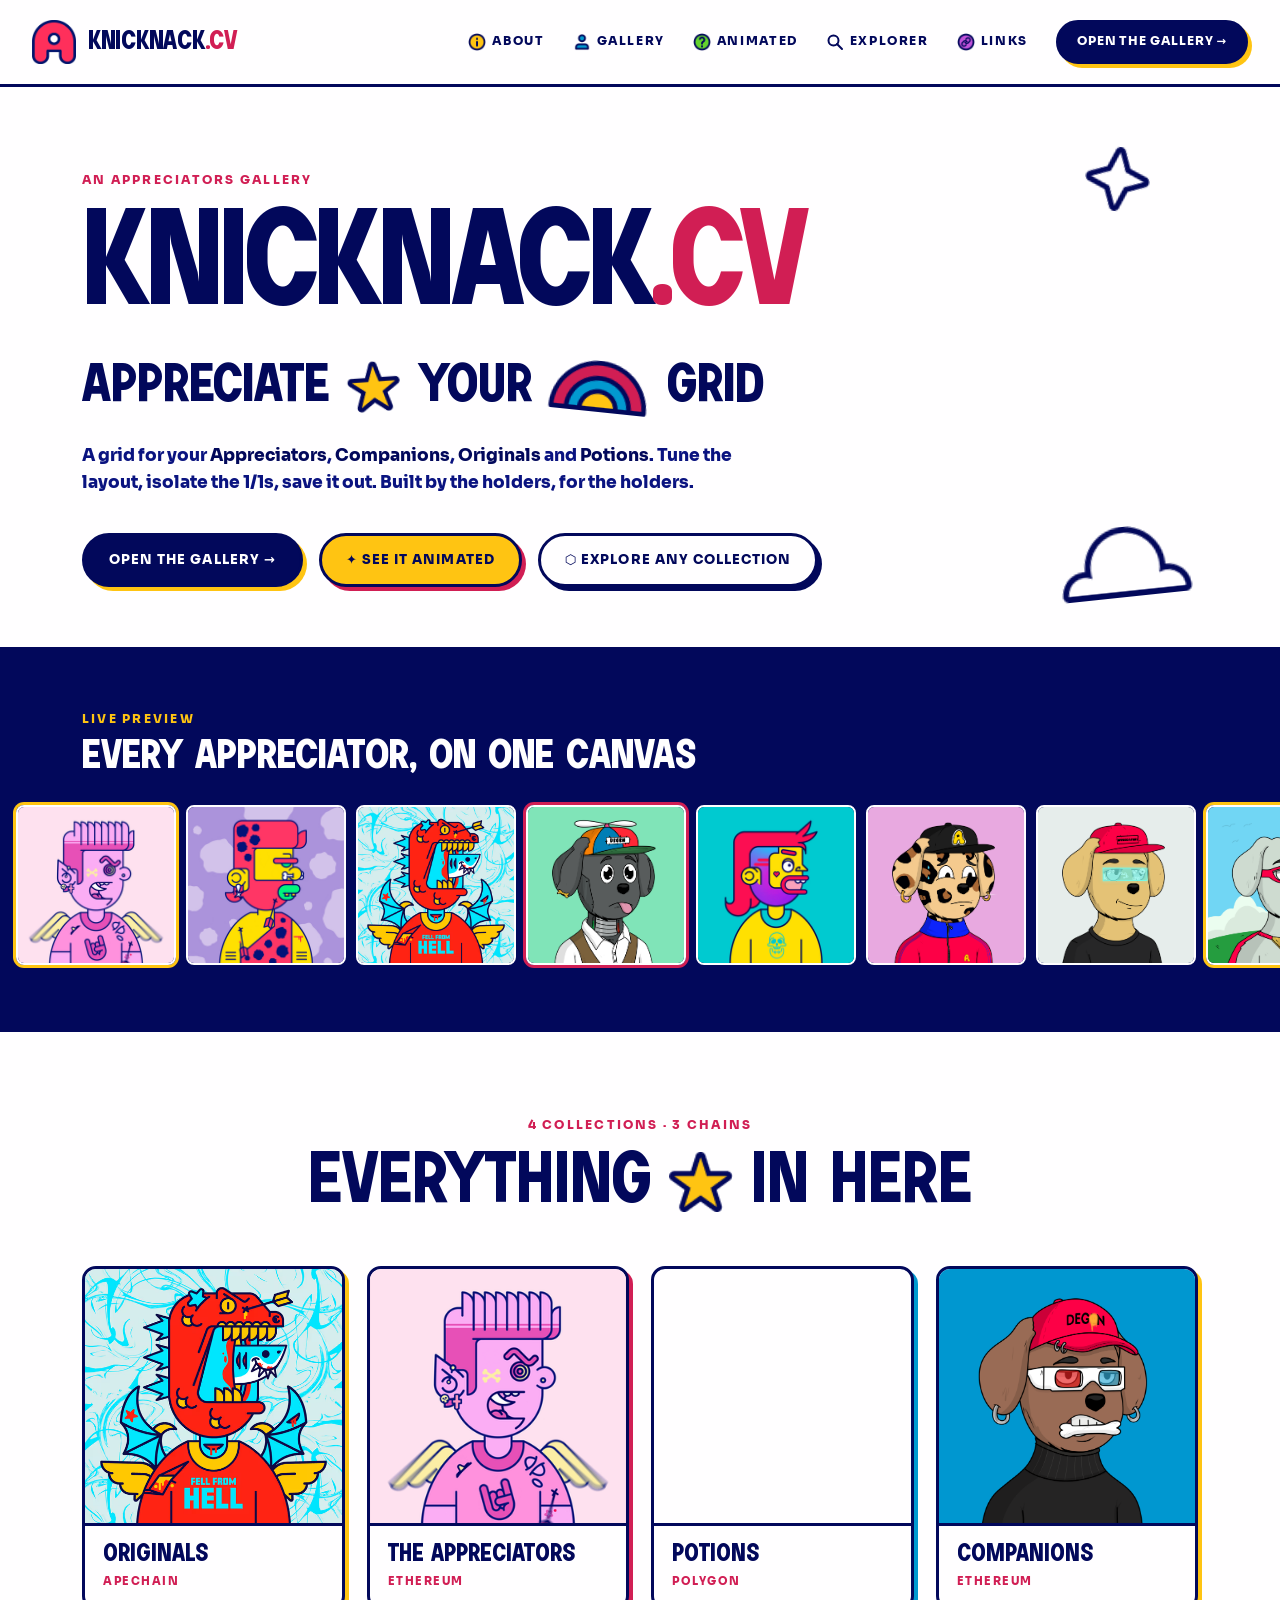
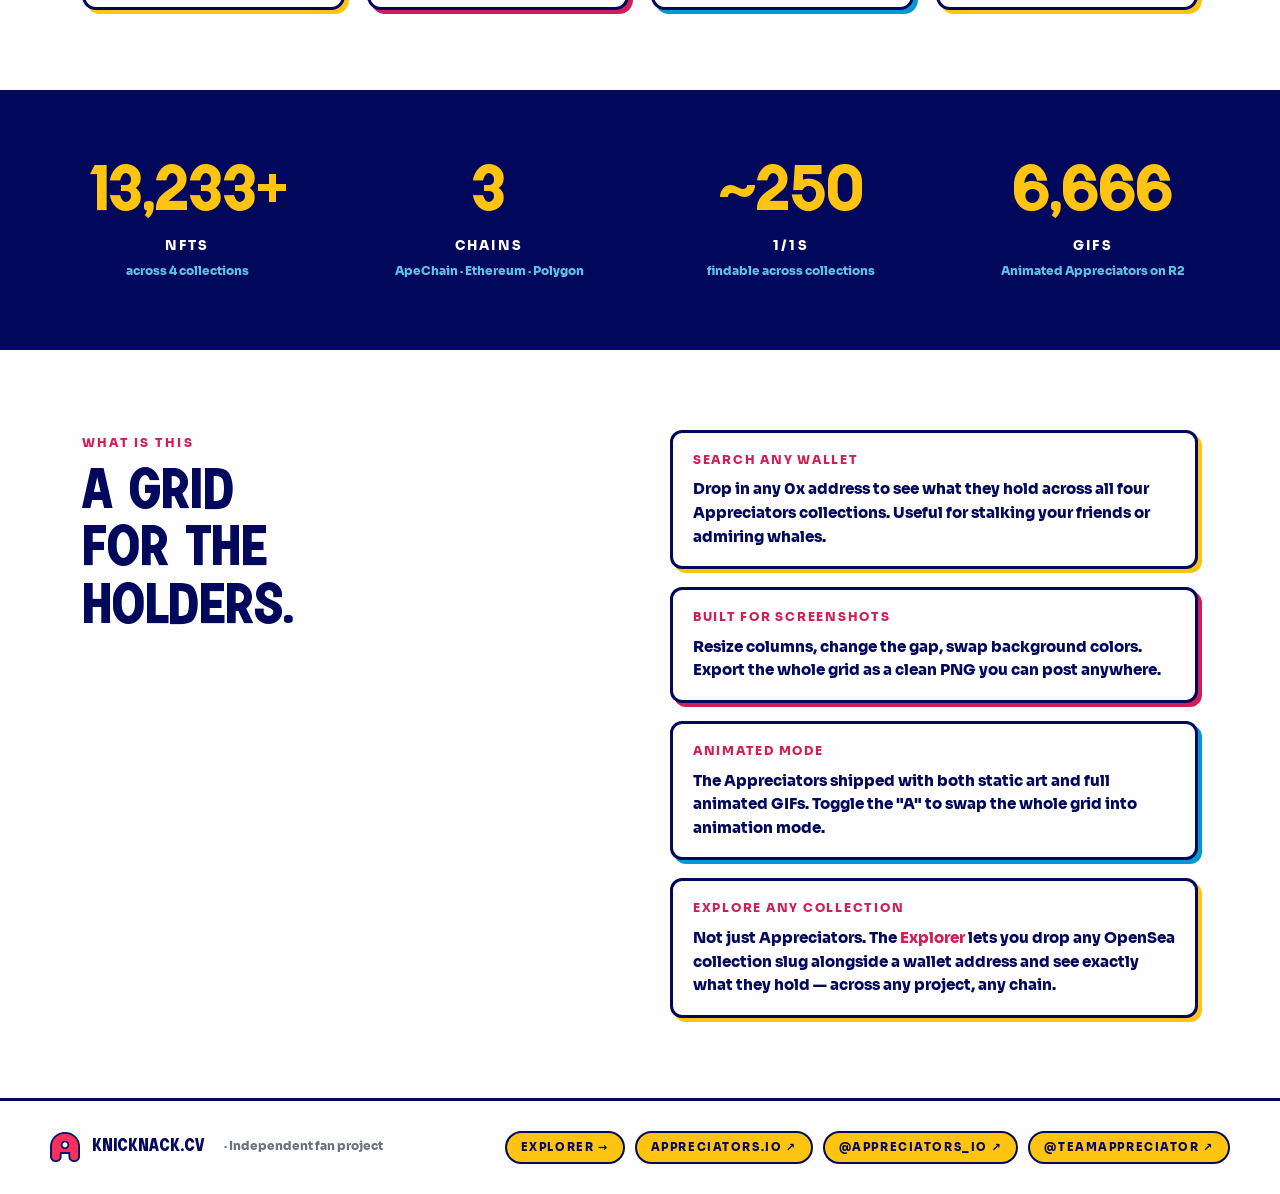
<file: deploy/index.html>
<!DOCTYPE html>
<html lang="en">
<head>
  <meta charset="UTF-8">
  <link rel="icon" type="image/png" href="/assets/a-logo-head.png" />
  <link rel="apple-touch-icon" href="/assets/a-logo-head.png" />
  <meta name="viewport" content="width=device-width, initial-scale=1">
  <title>knicknack.cv — Appreciate Your Grid</title>
  <meta name="description" content="A grid for your Appreciators, Companions, Originals and Potions. Tune the layout, isolate the 1/1s, save it out.">
  <meta property="og:title" content="knicknack.cv — Appreciate Your Grid">
  <meta property="og:description" content="A community gallery for the Appreciators NFT collections, across ApeChain, Ethereum, and Polygon.">

  <link rel="stylesheet" href="colors_and_type.css">

  <style>
    :root {
      --navy:        #02085b;
      --navy-soft:   #0a1380;
      --sky:         #0299d0;
      --sky-soft:    #5fc1e3;
      --yellow:      #ffc412;
      --yellow-soft: #ffe07a;
      --magenta:     #d11e54;
      --magenta-soft:#e36488;
      --green:       #64d32e;
      --cream:       #fffeff;
      --white:       #ffffff;
      --grey-100:    #f3f4f6;
      --grey-200:    #e5e7eb;
      --grey-400:    #9ca3af;
      --grey-600:    #6b7280;

      --sh:     4px 4px 0 0 var(--navy);
      --sh-yel: 4px 4px 0 0 var(--yellow);
      --sh-mag: 4px 4px 0 0 var(--magenta);
      --sh-sky: 4px 4px 0 0 var(--sky);
      --sh-lg:  6px 6px 0 0 var(--navy);
    }

    *, *::before, *::after { box-sizing: border-box; margin: 0; padding: 0; }
    html { scroll-behavior: smooth; }
    body {
      background: var(--cream);
      color: var(--navy);
      font-family: var(--font-body);
      font-weight: 500;
      line-height: 1.5;
      min-height: 100vh;
    }
    img { display: block; max-width: 100%; }

    /* ── Sticker button ─────────────────────────────── */
    .sticker-btn {
      display: inline-flex; align-items: center; gap: 8px;
      padding: 14px 24px;
      border-radius: 999px;
      border: 3px solid var(--navy);
      font-family: var(--font-body);
      font-size: 0.82rem;
      font-weight: 800;
      letter-spacing: 0.08em;
      text-transform: uppercase;
      cursor: pointer;
      text-decoration: none;
      transition: transform 0.12s, box-shadow 0.12s;
      white-space: nowrap;
    }
    .sticker-btn--navy {
      background: var(--navy);
      color: var(--cream);
      box-shadow: var(--sh-yel);
    }
    .sticker-btn--navy:hover {
      transform: translate(-2px, -2px);
      box-shadow: 6px 6px 0 0 var(--yellow);
    }
    .sticker-btn--yellow {
      background: var(--yellow);
      color: var(--navy);
      box-shadow: var(--sh-mag);
    }
    .sticker-btn--yellow:hover {
      transform: translate(-2px, -2px);
      box-shadow: 6px 6px 0 0 var(--magenta);
    }
    .sticker-btn--cream {
      background: var(--cream);
      color: var(--navy);
      box-shadow: var(--sh);
    }
    .sticker-btn--cream:hover {
      transform: translate(-2px, -2px);
      box-shadow: 6px 6px 0 0 var(--navy);
    }

    .eyebrow {
      display: inline-block;
      font-family: var(--font-body);
      font-weight: 800;
      font-size: 0.78rem;
      letter-spacing: 0.18em;
      text-transform: uppercase;
      color: var(--magenta);
    }
    .eyebrow--yellow { color: var(--yellow); }
    .eyebrow--sky    { color: var(--sky); }

    /* ── NAV ────────────────────────────────────────── */
    .nav {
      padding: 20px 32px;
      display: flex; align-items: center; justify-content: space-between;
      border-bottom: 3px solid var(--navy);
      background: var(--cream);
      flex-wrap: wrap;
      gap: 16px;
      position: sticky;
      top: 0;
      z-index: 50;
    }
    .nav-brand { display: flex; align-items: center; gap: 12px; }
    .nav-brand img { width: 44px; height: 44px; }
    .nav-brand .wordmark {
      font-family: var(--font-display);
      font-weight: 700;
      font-size: 1.65rem;
      color: var(--navy);
      letter-spacing: -0.01em;
      line-height: 1;
    }
    .nav-brand .wordmark .accent { color: var(--magenta); }
    .nav-links {
      display: flex; align-items: center; gap: 28px;
      flex-wrap: wrap;
    }
    .nav-link {
      display: inline-flex; align-items: center; gap: 6px;
      color: var(--navy);
      font-family: var(--font-body);
      font-size: 0.72rem;
      font-weight: 800;
      letter-spacing: 0.14em;
      text-transform: uppercase;
      text-decoration: none;
      transition: color 0.12s;
    }
    .nav-link:hover { color: var(--magenta); }
    .nav-link img, .nav-link svg { width: 18px; height: 18px; }

    /* ── Section helper ─────────────────────────────── */
    .section {
      padding: 80px 32px;
      max-width: 1180px;
      margin: 0 auto;
    }

    /* ── HERO ───────────────────────────────────────── */
    .hero { position: relative; padding-bottom: 60px; }
    .sticker-bg {
      position: absolute;
      pointer-events: none;
      z-index: 0;
    }
    .sticker-bg--star {
      top: 60px; right: 80px;
      height: 64px;
      transform: rotate(8deg);
    }
    .sticker-bg--cloud {
      bottom: 50px; right: 40px;
      height: 70px;
      transform: rotate(-6deg);
    }
    .hero-content { position: relative; z-index: 1; }

    .hero h1 {
      font-family: var(--font-display);
      font-weight: 700;
      font-size: clamp(4rem, 13vw, 8.5rem);
      line-height: 0.9;
      letter-spacing: -0.025em;
      color: var(--navy);
      margin-top: 14px;
      max-width: 900px;
    }
    .hero h1 .accent { color: var(--magenta); }

    .hero-tagline {
      margin-top: 32px;
      display: flex; flex-wrap: wrap; align-items: center;
      gap: 0 18px; row-gap: 6px;
      font-family: var(--font-display);
      font-weight: 700;
      font-size: clamp(2rem, 4.5vw, 3.4rem);
      line-height: 1;
      color: var(--navy);
    }
    .hero-tagline img {
      height: clamp(34px, 4vw, 52px);
      width: auto;
      display: inline-block;
    }
    .hero-tagline img.rotated-neg { transform: rotate(-4deg); }
    .hero-tagline img.rotated-pos { transform: rotate(6deg); }

    .hero-lede {
      margin-top: 28px;
      font-family: var(--font-body);
      font-size: 1.08rem;
      max-width: 680px;
      line-height: 1.6;
      font-weight: 500;
      color: var(--navy-soft);
    }
    .hero-lede strong { color: var(--navy); font-weight: 800; }

    .hero-ctas {
      margin-top: 36px;
      display: flex; gap: 16px; flex-wrap: wrap;
    }

    /* ── DARK MARQUEE ───────────────────────────────── */
    .marquee-band {
      background: var(--navy);
      padding: 56px 0 64px;
      position: relative;
      overflow: hidden;
      border-top: 3px solid var(--navy);
      border-bottom: 3px solid var(--navy);
    }
    .marquee-band .heading-row {
      max-width: 1180px;
      margin: 0 auto 28px;
      padding: 0 32px;
    }
    .marquee-band h2 {
      font-family: var(--font-display);
      font-weight: 700;
      font-size: clamp(1.8rem, 3.4vw, 2.6rem);
      line-height: 1;
      color: var(--cream);
      margin-top: 6px;
    }
    .marquee-band h2 em {
      font-style: normal;
      color: var(--yellow);
    }
    .marquee-track {
      display: flex;
      gap: 10px;
      animation: marquee 40s linear infinite;
      width: max-content;
      padding: 0 16px;
    }
    .marquee-track img {
      width: 160px; height: 160px;
      object-fit: cover;
      flex-shrink: 0;
      border-radius: 8px;
      border: 2px solid var(--cream);
    }
    .marquee-track img.highlight {
      box-shadow: 0 0 0 3px var(--yellow);
    }
    .marquee-track img.highlight-magenta {
      box-shadow: 0 0 0 3px var(--magenta);
    }
    @keyframes marquee {
      from { transform: translateX(0); }
      to   { transform: translateX(-50%); }
    }

    /* ── COLLECTIONS SECTION ────────────────────────── */
    .collections-heading {
      text-align: center; margin-bottom: 48px;
    }
    .collections-title {
      margin-top: 10px;
      display: flex; flex-wrap: wrap; align-items: center; justify-content: center;
      gap: 0 18px;
      font-family: var(--font-display);
      font-weight: 700;
      font-size: clamp(2.6rem, 6vw, 4.5rem);
      line-height: 1;
      color: var(--navy);
    }
    .collections-title img {
      height: clamp(44px, 5vw, 60px);
      width: auto;
    }
    .collections-grid {
      display: grid;
      grid-template-columns: repeat(4, 1fr);
      gap: 22px;
    }
    .coll-card {
      display: block;
      background: var(--cream);
      border: 3px solid var(--navy);
      border-radius: 14px;
      overflow: hidden;
      cursor: pointer;
      text-decoration: none;
      transition: transform 0.18s, box-shadow 0.18s;
    }
    .coll-card:nth-child(1) { box-shadow: var(--sh-yel); }
    .coll-card:nth-child(2) { box-shadow: var(--sh-mag); }
    .coll-card:nth-child(3) { box-shadow: var(--sh-sky); }
    .coll-card:nth-child(4) { box-shadow: var(--sh-yel); }
    .coll-card:hover {
      transform: translate(-3px, -3px);
    }
    .coll-card:nth-child(1):hover { box-shadow: 7px 7px 0 0 var(--yellow); }
    .coll-card:nth-child(2):hover { box-shadow: 7px 7px 0 0 var(--magenta); }
    .coll-card:nth-child(3):hover { box-shadow: 7px 7px 0 0 var(--sky); }
    .coll-card:nth-child(4):hover { box-shadow: 7px 7px 0 0 var(--yellow); }

    .coll-card .thumb {
      width: 100%; aspect-ratio: 1 / 1;
      object-fit: cover;
      display: block;
      display: block;
      border-bottom: 3px solid var(--navy);
    }
    .coll-card-body { padding: 16px 18px 18px; }
    .coll-card .name {
      font-family: var(--font-display);
      font-weight: 700;
      font-size: 1.55rem;
      color: var(--navy);
      line-height: 1;
    }
    .coll-card .chain {
      margin-top: 6px;
      font-family: var(--font-body);
      font-weight: 800;
      font-size: 0.68rem;
      letter-spacing: 0.14em;
      text-transform: uppercase;
      color: var(--magenta);
    }

    /* ── STATS BAND ─────────────────────────────────── */
    .stats-band {
      background: var(--navy);
      padding: 70px 32px;
      color: var(--cream);
    }
    .stats-grid {
      max-width: 1180px;
      margin: 0 auto;
      display: grid;
      grid-template-columns: repeat(4, 1fr);
      gap: 28px;
    }
    .stat {
      text-align: center;
    }
    .stat .num {
      font-family: var(--font-display);
      font-weight: 700;
      font-size: clamp(2.6rem, 5vw, 4rem);
      color: var(--yellow);
      line-height: 1;
    }
    .stat .label {
      margin-top: 12px;
      font-family: var(--font-body);
      font-weight: 800;
      font-size: 0.82rem;
      letter-spacing: 0.16em;
      text-transform: uppercase;
      color: var(--cream);
    }
    .stat .sub {
      margin-top: 6px;
      font-family: var(--font-body);
      font-size: 0.75rem;
      color: var(--sky-soft);
      font-weight: 600;
    }

    /* ── ABOUT BLOCK ────────────────────────────────── */
    .about-block {
      max-width: 1180px;
      margin: 0 auto;
      padding: 80px 32px;
      display: grid;
      grid-template-columns: 1fr 1fr;
      gap: 60px;
      align-items: start;
    }
    .about-block h2 {
      font-family: var(--font-display);
      font-weight: 700;
      font-size: clamp(2.4rem, 5vw, 3.6rem);
      line-height: 1;
      color: var(--navy);
      margin-top: 10px;
    }
    .about-points {
      display: flex; flex-direction: column; gap: 18px;
    }
    .about-point {
      background: var(--cream);
      border: 3px solid var(--navy);
      border-radius: 12px;
      padding: 18px 20px;
      box-shadow: var(--sh-yel);
    }
    .about-point:nth-child(2) { box-shadow: var(--sh-mag); }
    .about-point:nth-child(3) { box-shadow: var(--sh-sky); }

    .about-point h3 {
      font-family: var(--font-body);
      font-weight: 800;
      font-size: 0.78rem;
      letter-spacing: 0.14em;
      text-transform: uppercase;
      color: var(--magenta);
    }
    .about-point p {
      margin-top: 8px;
      font-family: var(--font-body);
      font-size: 0.95rem;
      line-height: 1.55;
      font-weight: 500;
      color: var(--navy);
    }

    /* ── FOOTER ─────────────────────────────────────── */
    .footer {
      background: var(--cream);
      padding: 30px 32px;
      border-top: 3px solid var(--navy);
    }
    .footer-inner {
      max-width: 1180px;
      margin: 0 auto;
      display: flex; align-items: center; justify-content: space-between;
      flex-wrap: wrap; gap: 16px;
    }
    .footer-brand {
      display: flex; align-items: center; gap: 12px;
    }
    .footer-brand img { width: 30px; height: 30px; }
    .footer-brand .wordmark {
      font-family: var(--font-display);
      font-weight: 700;
      font-size: 1.15rem;
      color: var(--navy);
    }
    .footer-brand .small {
      font-family: var(--font-body);
      font-size: 0.72rem;
      color: var(--grey-600);
      margin-left: 8px;
      font-weight: 600;
    }
    .footer-links {
      display: flex; gap: 10px; flex-wrap: wrap;
    }
    .footer-link {
      font-family: var(--font-body);
      font-size: 0.7rem;
      font-weight: 800;
      letter-spacing: 0.14em;
      text-transform: uppercase;
      color: var(--navy);
      background: var(--yellow);
      border: 2px solid var(--navy);
      border-radius: 999px;
      padding: 6px 14px;
      text-decoration: none;
      transition: transform 0.12s, box-shadow 0.12s;
    }
    .footer-link:hover {
      transform: translate(-1px, -1px);
      box-shadow: 2px 2px 0 0 var(--navy);
    }

    /* ── Responsive ─────────────────────────────────── */
    @media (max-width: 900px) {
      .collections-grid { grid-template-columns: repeat(2, 1fr); }
      .stats-grid { grid-template-columns: repeat(2, 1fr); }
      .about-block { grid-template-columns: 1fr; gap: 36px; padding: 60px 24px; }
      .section { padding: 60px 24px; }
      .nav { padding: 16px 20px; }
      .nav-links { gap: 18px; }
      .sticker-bg--star { right: 24px; height: 48px; }
      .sticker-bg--cloud { right: 16px; bottom: 24px; height: 50px; }
    }
    @media (max-width: 560px) {
      .collections-grid { grid-template-columns: 1fr; }
      .nav-link span { display: none; }
      .nav-link img, .nav-link svg { width: 22px; height: 22px; }
      .footer-inner { flex-direction: column; align-items: flex-start; }
    }
  </style>
</head>
<body>

<!-- ── NAV ── -->
<nav class="nav">
  <div class="nav-brand">
    <img src="a-logo.png" alt="A logo">
    <div class="wordmark">knicknack<span class="accent">.cv</span></div>
  </div>
  <div class="nav-links">
    <a class="nav-link" href="#about">
      <img src="assets/icons/Info.png" alt=""><span>About</span>
    </a>
    <a class="nav-link" href="gallery.html">
      <img src="assets/icons/User.png" alt=""><span>Gallery</span>
    </a>
    <a class="nav-link" href="animated.html">
      <img src="assets/icons/Help.png" alt=""><span>Animated</span>
    </a>
    <a class="nav-link" href="explorer.html">
      <svg viewBox="0 0 18 18" fill="none" stroke="currentColor" stroke-width="2" stroke-linecap="round" stroke-linejoin="round" aria-hidden="true"><circle cx="7.5" cy="7.5" r="5"/><path d="M11 11 L16 16"/></svg><span>Explorer</span>
    </a>
    <a class="nav-link" href="#links">
      <img src="assets/icons/Link.png" alt=""><span>Links</span>
    </a>
    <a class="sticker-btn sticker-btn--navy" href="gallery.html" style="padding: 10px 18px; font-size: 0.72rem;">
      Open the Gallery →
    </a>
  </div>
</nav>

<!-- ── HERO ── -->
<section class="section hero">
  <img src="assets/four-star.png" alt="" class="sticker-bg sticker-bg--star">
  <img src="assets/cloud.png" alt="" class="sticker-bg sticker-bg--cloud">

  <div class="hero-content">
    <span class="eyebrow">An Appreciators Gallery</span>
    <h1>knicknack<span class="accent">.cv</span></h1>
    <div class="hero-tagline">
      <span>APPRECIATE</span>
      <img src="assets/yellow-star.png" alt="star" class="rotated-neg">
      <span>YOUR</span>
      <img src="assets/rainbow.png" alt="rainbow" class="rotated-pos">
      <span>GRID</span>
    </div>
    <p class="hero-lede">
      A grid for your <strong>Appreciators</strong>, <strong>Companions</strong>, <strong>Originals</strong> and <strong>Potions</strong>. Tune the layout, isolate the 1/1s, save it out. Built by the holders, for the holders.
    </p>
    <div class="hero-ctas">
      <a class="sticker-btn sticker-btn--navy" href="gallery.html">Open the gallery →</a>
      <a class="sticker-btn sticker-btn--yellow" href="animated.html">✦ See it animated</a>
      <a class="sticker-btn sticker-btn--cream" href="explorer.html">⬡ Explore any collection</a>
    </div>
  </div>
</section>

<!-- ── DARK MARQUEE ── -->
<div class="marquee-band">
  <div class="heading-row">
    <span class="eyebrow eyebrow--yellow">Live preview</span>
    <h2>Every Appreciator, on one canvas</h2>
  </div>
  <div class="marquee-track">
    <!-- Set 1 -->
    <img src="assets/gallery-1/1.gif" alt="" class="highlight">
    <img src="assets/gallery-1/2.gif" alt="">
    <img src="assets/gallery-1/one.png" alt="">
    <img src="assets/gallery-1/two.png" alt="" class="highlight-magenta">
    <img src="assets/gallery-1/6.gif" alt="">
    <img src="assets/gallery-1/three.png" alt="">
    <img src="assets/gallery-1/four.png" alt="">
    <img src="assets/gallery-1/five.png" alt="" class="highlight">
    <img src="assets/gallery-1/six.jpg" alt="">
    <img src="assets/gallery-1/seven.jpg" alt="">
    <img src="assets/gallery-1/eight.png" alt="">
    <img src="assets/gallery-1/nine.png" alt="">
    <img src="assets/gallery-1/ten.png" alt="">
    <!-- Set 2 (duplicate for seamless loop) -->
    <img src="assets/gallery-1/1.gif" alt="" aria-hidden="true">
    <img src="assets/gallery-1/2.gif" alt="" aria-hidden="true">
    <img src="assets/gallery-1/one.png" alt="" aria-hidden="true">
    <img src="assets/gallery-1/two.png" alt="" aria-hidden="true">
    <img src="assets/gallery-1/6.gif" alt="" aria-hidden="true">
    <img src="assets/gallery-1/three.png" alt="" aria-hidden="true">
    <img src="assets/gallery-1/four.png" alt="" aria-hidden="true">
    <img src="assets/gallery-1/five.png" alt="" aria-hidden="true">
    <img src="assets/gallery-1/six.jpg" alt="" aria-hidden="true">
    <img src="assets/gallery-1/seven.jpg" alt="" aria-hidden="true">
    <img src="assets/gallery-1/eight.png" alt="" aria-hidden="true">
    <img src="assets/gallery-1/nine.png" alt="" aria-hidden="true">
    <img src="assets/gallery-1/ten.png" alt="" aria-hidden="true">
  </div>
</div>

<!-- ── 4 COLLECTIONS ── -->
<section class="section">
  <div class="collections-heading">
    <span class="eyebrow">4 collections · 3 chains</span>
    <div class="collections-title">
      <span>EVERYTHING</span>
      <img src="assets/star.png" alt="">
      <span>IN HERE</span>
    </div>
  </div>
  <div class="collections-grid">
    <a class="coll-card" href="gallery.html">
      <img class="thumb" src="assets/gallery-1/one.png" alt="">
      <div class="coll-card-body">
        <div class="name">Originals</div>
        <div class="chain">ApeChain</div>
      </div>
    </a>
    <a class="coll-card" href="gallery.html">
      <img class="thumb" src="assets/gallery-1/1.gif" alt="">
      <div class="coll-card-body">
        <div class="name">The Appreciators</div>
        <div class="chain">Ethereum</div>
      </div>
    </a>
    <a class="coll-card" href="gallery.html">
      <video class="thumb" src="assets/gallery-1/potions.mp4" autoplay muted loop playsinline preload="auto" aria-hidden="true"></video>
      <div class="coll-card-body">
        <div class="name">Potions</div>
        <div class="chain">Polygon</div>
      </div>
    </a>
    <a class="coll-card" href="gallery.html">
      <img class="thumb" src="assets/gallery-1/companion-0747.png" alt="">
      <div class="coll-card-body">
        <div class="name">Companions</div>
        <div class="chain">Ethereum</div>
      </div>
    </a>
  </div>
</section>

<!-- ── STATS BAND ── -->
<div class="stats-band">
  <div class="stats-grid">
    <div class="stat">
      <div class="num">13,233+</div>
      <div class="label">NFTs</div>
      <div class="sub">across 4 collections</div>
    </div>
    <div class="stat">
      <div class="num">3</div>
      <div class="label">Chains</div>
      <div class="sub">ApeChain · Ethereum · Polygon</div>
    </div>
    <div class="stat">
      <div class="num">~250</div>
      <div class="label">1/1s</div>
      <div class="sub">findable across collections</div>
    </div>
    <div class="stat">
      <div class="num">6,666</div>
      <div class="label">GIFs</div>
      <div class="sub">Animated Appreciators on R2</div>
    </div>
  </div>
</div>

<!-- ── ABOUT ── -->
<div class="about-block" id="about">
  <div>
    <span class="eyebrow">What is this</span>
    <h2>A grid<br>for the<br>holders.</h2>
  </div>
  <div class="about-points">
    <div class="about-point">
      <h3>Search any wallet</h3>
      <p>Drop in any 0x address to see what they hold across all four Appreciators collections. Useful for stalking your friends or admiring whales.</p>
    </div>
    <div class="about-point">
      <h3>Built for screenshots</h3>
      <p>Resize columns, change the gap, swap background colors. Export the whole grid as a clean PNG you can post anywhere.</p>
    </div>
    <div class="about-point">
      <h3>Animated mode</h3>
      <p>The Appreciators shipped with both static art and full animated GIFs. Toggle the &quot;A&quot; to swap the whole grid into animation mode.</p>
    </div>
    <div class="about-point">
      <h3>Explore any collection</h3>
      <p>Not just Appreciators. The <a href="explorer.html" style="color:var(--magenta);font-weight:800;text-decoration:none">Explorer</a> lets you drop any OpenSea collection slug alongside a wallet address and see exactly what they hold — across any project, any chain.</p>
    </div>
  </div>
</div>

<!-- ── FOOTER ── -->
<footer class="footer" id="links">
  <div class="footer-inner">
    <div class="footer-brand">
      <img src="a-logo.png" alt="">
      <div class="wordmark">knicknack.cv</div>
      <span class="small">· Independent fan project</span>
    </div>
    <div class="footer-links">
      <a class="footer-link" href="explorer.html">Explorer →</a>
      <a class="footer-link" href="https://appreciators.io" target="_blank" rel="noopener">Appreciators.io ↗</a>
      <a class="footer-link" href="https://x.com/Appreciators_IO" target="_blank" rel="noopener">@Appreciators_IO ↗</a>
      <a class="footer-link" href="https://x.com/TeamAppreciator" target="_blank" rel="noopener">@TeamAppreciator ↗</a>
    </div>
  </div>
</footer>

</body>
</html>
</file>
<file: deploy/colors_and_type.css>
/* ============================================================
   APPRECIATORS — Colors & Type
   Tokens lifted from https://www.appreciators.io/
   ============================================================ */

/* -- Fonts ----------------------------------------------------- */
@font-face {
  font-family: "Soria";
  src: url("./fonts/Soria-Bold.ttf") format("truetype");
  font-weight: 700;
  font-style: normal;
  font-display: swap;
}
@font-face {
  font-family: "Sora";
  src: url("./fonts/Sora-ExtraBold.ttf") format("truetype");
  font-weight: 800;
  font-style: normal;
  font-display: swap;
}
/* Sora regular fallback via Google for body weights the site itself doesn't ship. */
@import url("https://fonts.googleapis.com/css2?family=Sora:wght@400;500;600;700;800&display=swap");

:root {
  /* -------- Brand color palette ------------------------------- */
  --app-navy:        #02085b;  /* primary ink / borders          */
  --app-sky:         #0299d0;  /* the recognisable sky/cyan blue */
  --app-yellow:      #ffc412;  /* highlight / fills              */
  --app-magenta:     #d11e54;  /* hot pink "appreciate" accent   */
  --app-green:       #64d32e;  /* lime — used sparingly          */
  --app-cream:       #fffeff;  /* page background (off-white)    */
  --app-black:       #000000;
  --app-white:       #ffffff;

  /* Tonal / supporting (oklch-harmonized) */
  --app-navy-soft:   #0a1380;
  --app-sky-soft:    #5fc1e3;
  --app-yellow-soft: #ffe07a;
  --app-magenta-soft:#e36488;
  --app-grey-100:    #f3f4f6;
  --app-grey-200:    #e5e7eb;
  --app-grey-400:    #9ca3af;
  --app-grey-600:    #6b7280;

  /* -------- Semantic colors ----------------------------------- */
  --fg-1: var(--app-navy);          /* primary text                */
  --fg-2: #1a2270;                  /* secondary text              */
  --fg-3: var(--app-grey-600);      /* muted / meta                */
  --fg-inverse: var(--app-cream);   /* text on navy                */
  --link: var(--app-sky);
  --link-hover: var(--app-navy);

  --bg-page:   var(--app-cream);
  --bg-card:   var(--app-white);
  --bg-navy:   var(--app-navy);
  --bg-sky:    var(--app-sky);
  --bg-yellow: var(--app-yellow);
  --bg-magenta:var(--app-magenta);
  --bg-green:  var(--app-green);

  --border:        var(--app-navy);
  --border-thick:  3px;        /* hand-drawn-feel chunky border   */
  --border-medium: 2px;
  --border-thin:   1px;

  /* -------- Type families ------------------------------------- */
  --font-display: "Soria", "DM Serif Display", "Times New Roman", serif;
  --font-body:    "Sora", ui-sans-serif, system-ui, -apple-system, "Segoe UI",
                  Roboto, "Helvetica Neue", Arial, sans-serif;
  --font-mono:    ui-monospace, "SF Mono", Menlo, Monaco, Consolas,
                  "Liberation Mono", "Courier New", monospace;

  /* -------- Type scale (matches site's tw tokens) ------------- */
  --fs-xs:  0.75rem;   /* 12 */
  --fs-sm:  0.875rem;  /* 14 */
  --fs-base:1rem;      /* 16 */
  --fs-lg:  1.125rem;  /* 18 */
  --fs-xl:  1.25rem;   /* 20 */
  --fs-2xl: 1.5rem;    /* 24 */
  --fs-3xl: 1.875rem;  /* 30 */
  --fs-4xl: 2.25rem;   /* 36 */
  --fs-5xl: 3rem;      /* 48 */
  --fs-6xl: 4rem;      /* 64 */
  --fs-display: clamp(3rem, 8vw, 7.5rem);

  /* -------- Radii --------------------------------------------- */
  --r-sm: 6px;
  --r-md: 12px;
  --r-lg: 20px;
  --r-pill: 999px;

  /* -------- Spacing (4-pt scale, mirrors tw) ------------------ */
  --sp-1: 0.25rem;
  --sp-2: 0.5rem;
  --sp-3: 0.75rem;
  --sp-4: 1rem;
  --sp-5: 1.25rem;
  --sp-6: 1.5rem;
  --sp-8: 2rem;
  --sp-10: 2.5rem;
  --sp-12: 3rem;
  --sp-16: 4rem;
  --sp-20: 5rem;

  /* -------- Shadows / chunky drop ----------------------------- */
  /* Hard "sticker" shadow — no blur, navy offset, very Appreciators.*/
  --shadow-sticker:        4px 4px 0 0 var(--app-navy);
  --shadow-sticker-lg:     6px 6px 0 0 var(--app-navy);
  --shadow-sticker-yellow: 4px 4px 0 0 var(--app-yellow);
  --shadow-sticker-magenta:4px 4px 0 0 var(--app-magenta);
  --shadow-soft:           0 10px 30px -10px rgba(2,8,91,.25);
}

/* ============================================================
   Semantic typography classes
   ============================================================ */

html, body { background: var(--bg-page); color: var(--fg-1); }
body { font-family: var(--font-body); font-weight: 500; line-height: 1.5; }

.app-display, h1.app, .h1 {
  font-family: var(--font-display);
  font-weight: 700;
  font-size: var(--fs-display);
  line-height: 0.95;
  letter-spacing: -0.01em;
  color: var(--fg-1);
}
.app-h2, h2.app, .h2 {
  font-family: var(--font-display);
  font-weight: 700;
  font-size: clamp(2.25rem, 5vw, 4.5rem);
  line-height: 1;
  color: var(--fg-1);
}
.app-h3, h3.app, .h3 {
  font-family: var(--font-display);
  font-weight: 700;
  font-size: var(--fs-3xl);
  line-height: 1.05;
  color: var(--fg-1);
}
.app-eyebrow {
  font-family: var(--font-body);
  font-weight: 800;
  font-size: var(--fs-sm);
  letter-spacing: 0.16em;
  text-transform: uppercase;
  color: var(--app-magenta);
}
.app-label {
  font-family: var(--font-body);
  font-weight: 800;
  font-size: var(--fs-sm);
  letter-spacing: 0.08em;
  text-transform: uppercase;
}
.app-body, p.app {
  font-family: var(--font-body);
  font-weight: 500;
  font-size: var(--fs-base);
  line-height: 1.55;
  color: var(--fg-1);
}
.app-caption {
  font-family: var(--font-body);
  font-weight: 600;
  font-size: var(--fs-xs);
  letter-spacing: 0.04em;
  text-transform: uppercase;
  color: var(--fg-3);
}
.app-mono {
  font-family: var(--font-mono);
  font-size: var(--fs-sm);
  color: var(--fg-1);
}

/* Headline word-stamp: a navy chunk inline that scales with the headline */
.app-stamp {
  display: inline-block;
  background: var(--app-navy);
  color: var(--app-cream);
  padding: 0.05em 0.35em;
  border-radius: 0.18em;
  transform: rotate(-2deg);
}
.app-stamp--yellow { background: var(--app-yellow); color: var(--app-navy); }
.app-stamp--sky    { background: var(--app-sky);    color: var(--app-cream); }
.app-stamp--magenta{ background: var(--app-magenta);color: var(--app-cream); }
</file>
